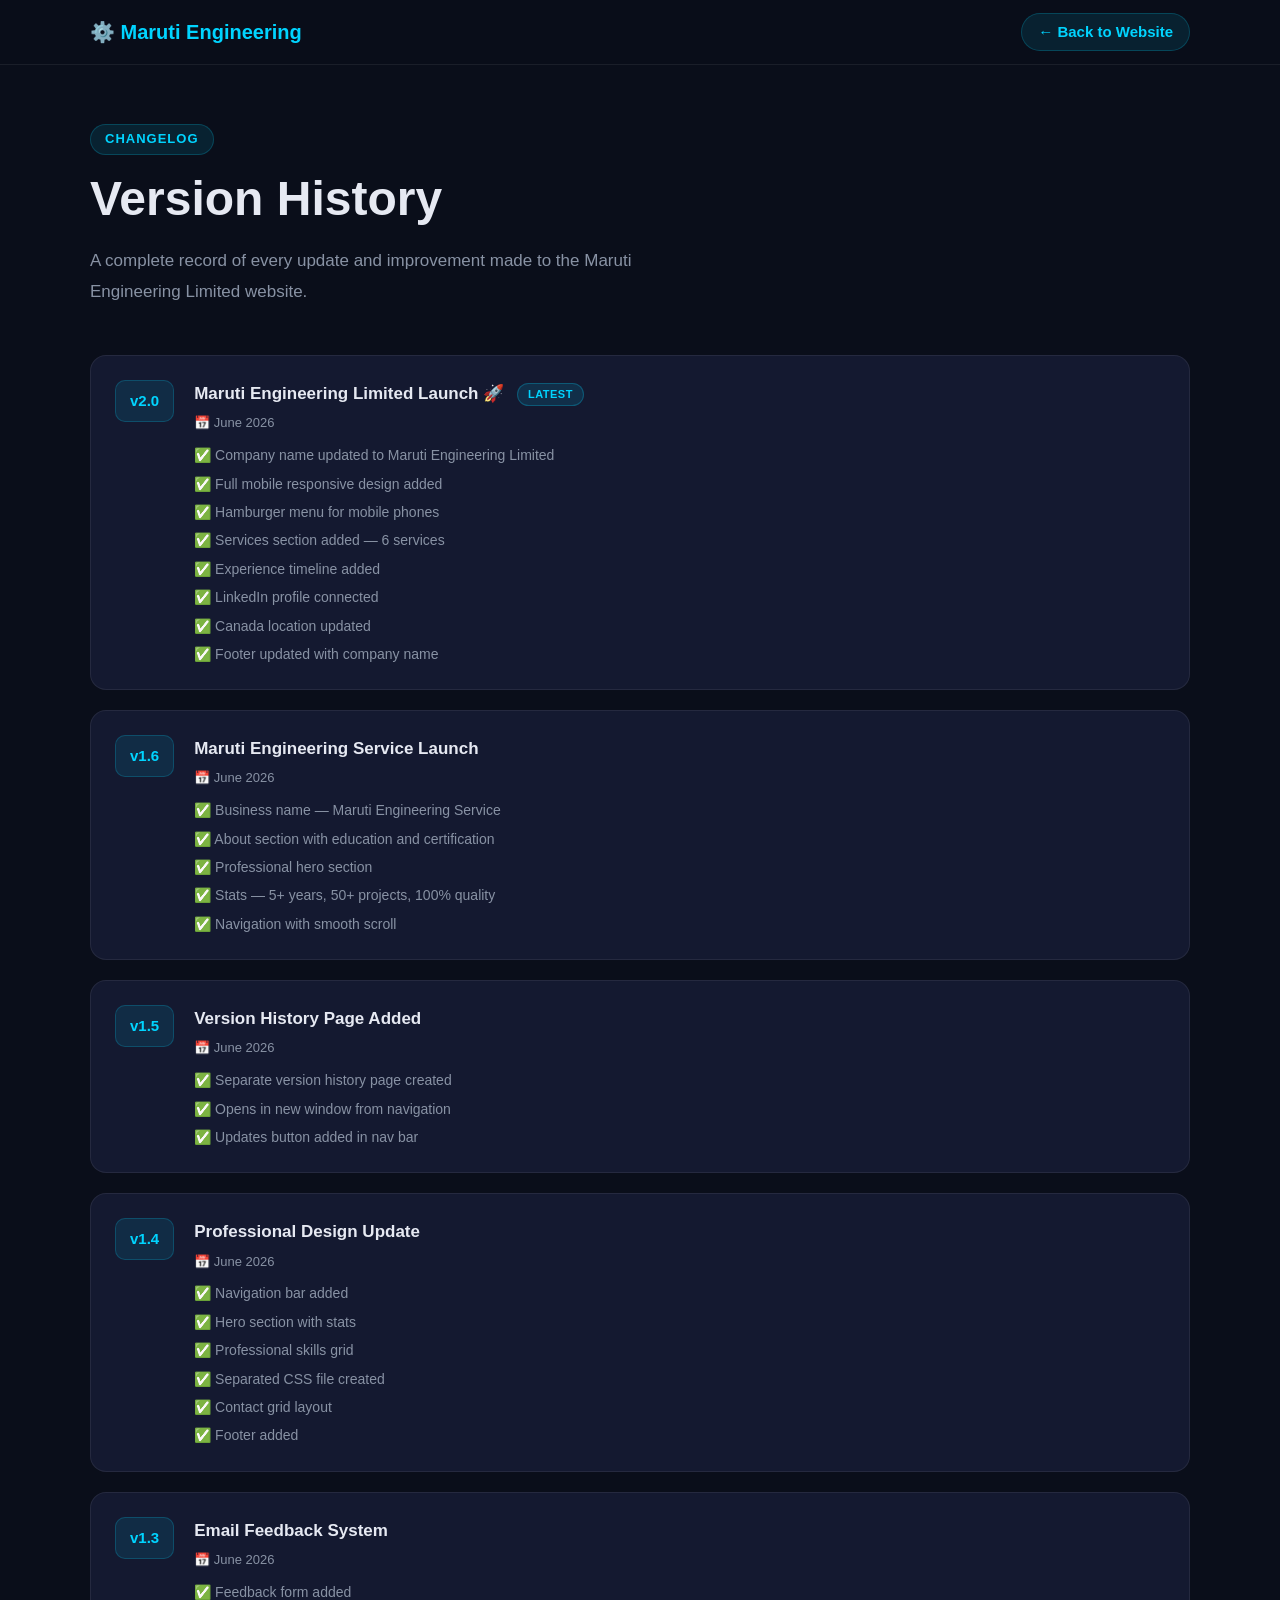
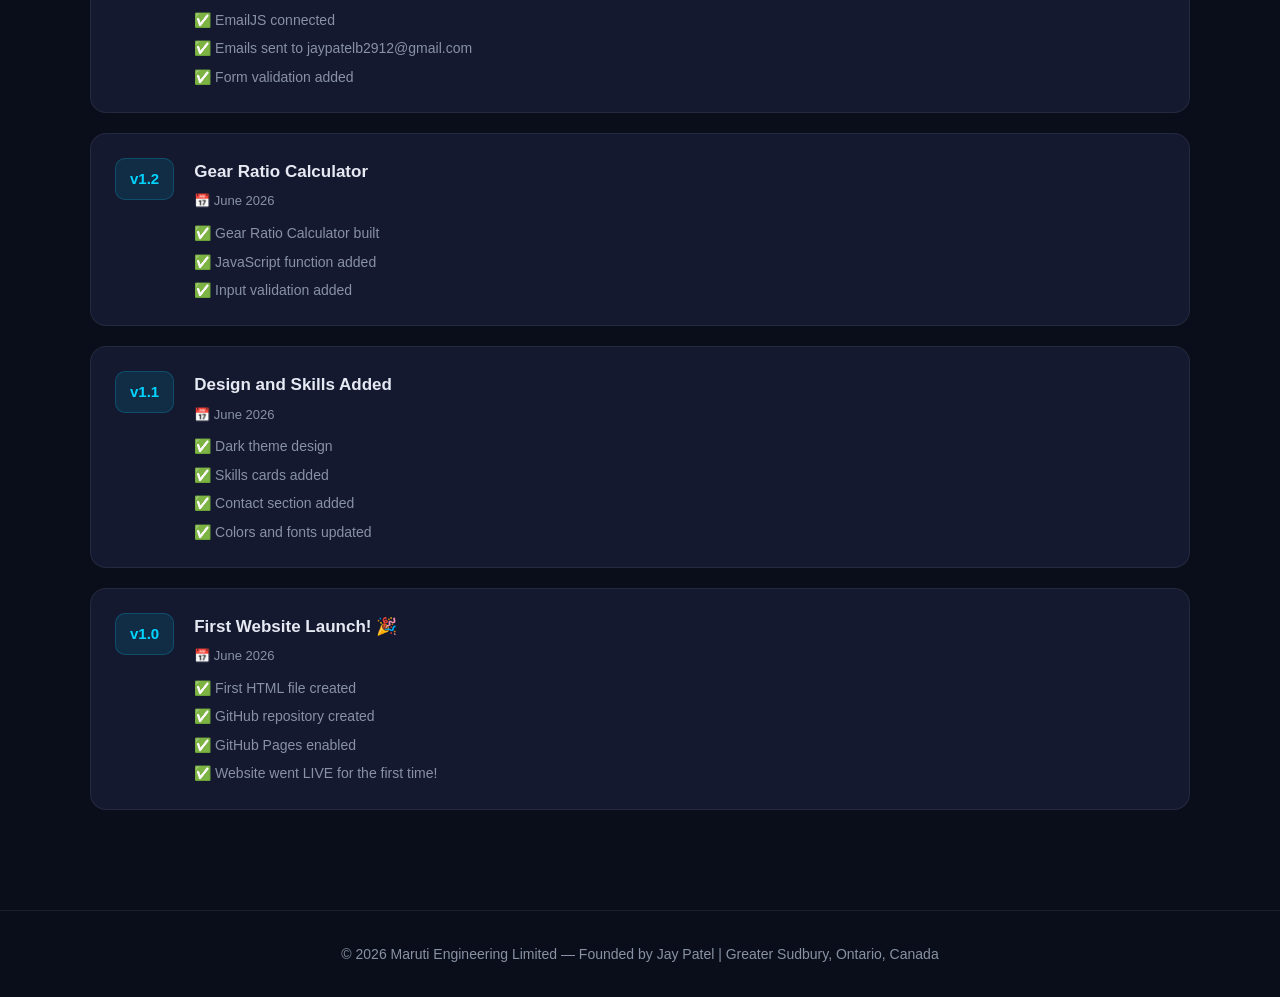
<file: version-history.html>
<!DOCTYPE html>
<html lang="en">
<head>
    <meta charset="UTF-8">
    <meta name="viewport" content="width=device-width, initial-scale=1.0">
    <meta name="description" content="Changelog and version history for the Maruti Engineering Limited website.">
    <title>Version History — Maruti Engineering Limited</title>
    <link rel="stylesheet" href="CSS/styles.css">
</head>
<body>

<nav>
    <div class="nav-container">
        <div class="logo">⚙️ Maruti Engineering</div>
        <div class="nav-links">
            <a href="index.html" class="btn-version">← Back to Website</a>
        </div>
    </div>
</nav>

<section class="section changelog-section">
    <div class="container">
        <div class="section-tag">Changelog</div>
        <h2 class="section-title">Version History</h2>
        <p class="section-text">A complete record of every update and improvement made to the Maruti Engineering Limited website.</p>

        <div class="timeline">

            <div class="version-card">
                <div class="version-badge">v2.0</div>
                <div class="version-content">
                    <h3>Maruti Engineering Limited Launch 🚀 <span class="latest-tag">Latest</span></h3>
                    <p class="version-date">📅 June 2026</p>
                    <ul>
                        <li>✅ Company name updated to Maruti Engineering Limited</li>
                        <li>✅ Full mobile responsive design added</li>
                        <li>✅ Hamburger menu for mobile phones</li>
                        <li>✅ Services section added — 6 services</li>
                        <li>✅ Experience timeline added</li>
                        <li>✅ LinkedIn profile connected</li>
                        <li>✅ Canada location updated</li>
                        <li>✅ Footer updated with company name</li>
                    </ul>
                </div>
            </div>

            <div class="version-card">
                <div class="version-badge">v1.6</div>
                <div class="version-content">
                    <h3>Maruti Engineering Service Launch</h3>
                    <p class="version-date">📅 June 2026</p>
                    <ul>
                        <li>✅ Business name — Maruti Engineering Service</li>
                        <li>✅ About section with education and certification</li>
                        <li>✅ Professional hero section</li>
                        <li>✅ Stats — 5+ years, 50+ projects, 100% quality</li>
                        <li>✅ Navigation with smooth scroll</li>
                    </ul>
                </div>
            </div>

            <div class="version-card">
                <div class="version-badge">v1.5</div>
                <div class="version-content">
                    <h3>Version History Page Added</h3>
                    <p class="version-date">📅 June 2026</p>
                    <ul>
                        <li>✅ Separate version history page created</li>
                        <li>✅ Opens in new window from navigation</li>
                        <li>✅ Updates button added in nav bar</li>
                    </ul>
                </div>
            </div>

            <div class="version-card">
                <div class="version-badge">v1.4</div>
                <div class="version-content">
                    <h3>Professional Design Update</h3>
                    <p class="version-date">📅 June 2026</p>
                    <ul>
                        <li>✅ Navigation bar added</li>
                        <li>✅ Hero section with stats</li>
                        <li>✅ Professional skills grid</li>
                        <li>✅ Separated CSS file created</li>
                        <li>✅ Contact grid layout</li>
                        <li>✅ Footer added</li>
                    </ul>
                </div>
            </div>

            <div class="version-card">
                <div class="version-badge">v1.3</div>
                <div class="version-content">
                    <h3>Email Feedback System</h3>
                    <p class="version-date">📅 June 2026</p>
                    <ul>
                        <li>✅ Feedback form added</li>
                        <li>✅ EmailJS connected</li>
                        <li>✅ Emails sent to jaypatelb2912@gmail.com</li>
                        <li>✅ Form validation added</li>
                    </ul>
                </div>
            </div>

            <div class="version-card">
                <div class="version-badge">v1.2</div>
                <div class="version-content">
                    <h3>Gear Ratio Calculator</h3>
                    <p class="version-date">📅 June 2026</p>
                    <ul>
                        <li>✅ Gear Ratio Calculator built</li>
                        <li>✅ JavaScript function added</li>
                        <li>✅ Input validation added</li>
                    </ul>
                </div>
            </div>

            <div class="version-card">
                <div class="version-badge">v1.1</div>
                <div class="version-content">
                    <h3>Design and Skills Added</h3>
                    <p class="version-date">📅 June 2026</p>
                    <ul>
                        <li>✅ Dark theme design</li>
                        <li>✅ Skills cards added</li>
                        <li>✅ Contact section added</li>
                        <li>✅ Colors and fonts updated</li>
                    </ul>
                </div>
            </div>

            <div class="version-card">
                <div class="version-badge">v1.0</div>
                <div class="version-content">
                    <h3>First Website Launch! 🎉</h3>
                    <p class="version-date">📅 June 2026</p>
                    <ul>
                        <li>✅ First HTML file created</li>
                        <li>✅ GitHub repository created</li>
                        <li>✅ GitHub Pages enabled</li>
                        <li>✅ Website went LIVE for the first time!</li>
                    </ul>
                </div>
            </div>

        </div>
    </div>
</section>

<footer>
    <p>© 2026 Maruti Engineering Limited — Founded by Jay Patel | Greater Sudbury, Ontario, Canada</p>
</footer>

</body>
</html>
</file>
<file: CSS/styles.css>
:root {
  --primary: #00d4ff;
  --primary-dark: #0099bb;
  --accent: #ff6b6b;
  --dark: #0a0e1a;
  --dark-2: #0f1426;
  --dark-3: #141930;
  --text: #e6e9f2;
  --muted: #8892a4;
  --border: rgba(255,255,255,0.07);
}
* { margin: 0; padding: 0; box-sizing: border-box; }
html { scroll-behavior: smooth; }
body {
  font-family: Inter, Segoe UI, Arial, sans-serif;
  background: var(--dark);
  color: var(--text);
  line-height: 1.6;
}

/* NAV */
nav {
  position: fixed;
  top: 0; left: 0; right: 0;
  background: rgba(10,14,26,0.97);
  backdrop-filter: blur(10px);
  border-bottom: 1px solid var(--border);
  z-index: 100;
  padding: 0 24px;
}
.nav-container {
  max-width: 1100px;
  margin: 0 auto;
  display: flex;
  align-items: center;
  justify-content: space-between;
  height: 64px;
}
.logo { font-size: 20px; font-weight: 700; color: var(--primary); }
.nav-links {
  display: flex;
  align-items: center;
  gap: 8px;
}
.nav-links a {
  color: var(--muted);
  text-decoration: none;
  margin-left: 24px;
  font-size: 15px;
  transition: color 0.2s;
}
.nav-links a:hover { color: var(--primary); }
.btn-version {
  background: rgba(0,212,255,0.1);
  color: var(--primary) !important;
  border: 1px solid rgba(0,212,255,0.2);
  padding: 6px 16px;
  border-radius: 999px;
  font-size: 14px;
  font-weight: 600;
  margin-left: 24px;
}
.btn-version:hover { background: rgba(0,212,255,0.2); }
.hamburger {
  display: none;
  background: none;
  border: none;
  color: var(--primary);
  font-size: 28px;
  cursor: pointer;
  padding: 0;
}

/* HERO */
.hero {
  min-height: 100vh;
  display: flex;
  flex-direction: column;
  justify-content: center;
  align-items: center;
  text-align: center;
  padding: 100px 24px 60px;
  background:
    radial-gradient(800px 600px at 20% 20%, rgba(0,212,255,0.07), transparent),
    radial-gradient(600px 400px at 80% 80%, rgba(255,107,107,0.06), transparent),
    var(--dark);
}
.hero-tag {
  display: inline-block;
  background: rgba(0,212,255,0.1);
  color: var(--primary);
  border: 1px solid rgba(0,212,255,0.2);
  padding: 6px 18px;
  border-radius: 999px;
  font-size: 14px;
  font-weight: 600;
  letter-spacing: 1px;
  text-transform: uppercase;
  margin-bottom: 24px;
}
.hero h1 {
  font-size: clamp(40px, 7vw, 80px);
  font-weight: 800;
  line-height: 1.05;
  background: linear-gradient(135deg, #fff 0%, var(--primary) 100%);
  -webkit-background-clip: text;
  -webkit-text-fill-color: transparent;
  background-clip: text;
  margin-bottom: 20px;
}
.hero-sub {
  color: var(--muted);
  font-size: clamp(15px, 2vw, 18px);
  max-width: 560px;
  margin: 0 auto 36px;
}
.hero-buttons { display: flex; gap: 16px; justify-content: center; flex-wrap: wrap; }
.btn-primary {
  background: var(--primary);
  color: #061018;
  padding: 14px 32px;
  border-radius: 10px;
  font-weight: 700;
  text-decoration: none;
  font-size: 16px;
  transition: all 0.2s;
}
.btn-primary:hover { background: var(--primary-dark); transform: translateY(-2px); }
.btn-outline {
  border: 1px solid var(--border);
  color: var(--text);
  padding: 14px 32px;
  border-radius: 10px;
  font-weight: 600;
  text-decoration: none;
  font-size: 16px;
  transition: all 0.2s;
}
.btn-outline:hover { border-color: var(--primary); color: var(--primary); }
.hero-stats {
  display: flex;
  gap: 48px;
  margin-top: 64px;
  flex-wrap: wrap;
  justify-content: center;
}
.stat h2 { font-size: 40px; font-weight: 800; color: var(--primary); margin-bottom: 4px; }
.stat p { color: var(--muted); font-size: 14px; }

/* SECTIONS */
.section { padding: 100px 24px; }
.section-dark { background: var(--dark-2); }
.container { max-width: 1100px; margin: 0 auto; }
.section-tag {
  display: inline-block;
  background: rgba(0,212,255,0.1);
  color: var(--primary);
  border: 1px solid rgba(0,212,255,0.2);
  padding: 4px 14px;
  border-radius: 999px;
  font-size: 13px;
  font-weight: 600;
  letter-spacing: 1px;
  text-transform: uppercase;
  margin-bottom: 16px;
}
.section-title {
  font-size: clamp(28px, 4vw, 48px);
  font-weight: 800;
  margin-bottom: 20px;
  line-height: 1.15;
}
.section-text { color: var(--muted); font-size: 17px; max-width: 600px; line-height: 1.8; margin-bottom: 48px; }

/* ABOUT */
.about-cards {
  display: grid;
  grid-template-columns: repeat(auto-fit, minmax(200px, 1fr));
  gap: 24px;
  margin-top: 48px;
}
.about-card {
  background: var(--dark-3);
  border: 1px solid var(--border);
  border-radius: 16px;
  padding: 28px 20px;
  transition: all 0.3s;
}
.about-card:hover { border-color: rgba(0,212,255,0.3); transform: translateY(-4px); }
.about-icon { font-size: 32px; margin-bottom: 14px; }
.about-card h3 { font-size: 17px; margin-bottom: 8px; color: var(--primary); }
.about-card p { color: var(--muted); font-size: 14px; margin-bottom: 4px; }

/* SERVICES */
.skills-grid {
  display: grid;
  grid-template-columns: repeat(auto-fit, minmax(200px, 1fr));
  gap: 24px;
  margin-top: 48px;
}
.skill-card {
  background: var(--dark-3);
  border: 1px solid var(--border);
  border-radius: 16px;
  padding: 28px 20px;
  transition: all 0.3s;
}
.skill-card:hover { border-color: rgba(0,212,255,0.3); transform: translateY(-4px); }
.skill-icon { font-size: 32px; margin-bottom: 14px; }
.skill-card h3 { font-size: 17px; margin-bottom: 8px; color: var(--text); }
.skill-card p { color: var(--muted); font-size: 14px; }

/* TIMELINE */
.changelog-section { padding-top: 124px; }
.timeline { margin-top: 48px; display: flex; flex-direction: column; gap: 20px; }
.latest-tag {
  display: inline-block;
  vertical-align: middle;
  background: rgba(0,212,255,0.12);
  color: var(--primary);
  border: 1px solid rgba(0,212,255,0.25);
  border-radius: 999px;
  padding: 2px 10px;
  font-size: 11px;
  font-weight: 700;
  letter-spacing: 0.5px;
  text-transform: uppercase;
  margin-left: 8px;
}
.version-card {
  display: flex;
  gap: 20px;
  background: var(--dark-3);
  border: 1px solid var(--border);
  border-radius: 16px;
  padding: 24px;
  transition: all 0.3s;
}
.version-card:hover { border-color: rgba(0,212,255,0.3); transform: translateX(4px); }
.version-badge {
  background: rgba(0,212,255,0.1);
  color: var(--primary);
  border: 1px solid rgba(0,212,255,0.2);
  border-radius: 10px;
  padding: 8px 14px;
  font-weight: 800;
  font-size: 15px;
  height: fit-content;
  white-space: nowrap;
}
.version-content h3 { font-size: 17px; margin-bottom: 6px; color: var(--text); }
.version-date { color: var(--muted); font-size: 13px; margin-bottom: 10px !important; }
.version-content ul { list-style: none; display: flex; flex-direction: column; gap: 6px; }
.version-content ul li { color: var(--muted); font-size: 14px; }

/* CALCULATOR */
.calc-card {
  background: var(--dark-3);
  border: 1px solid var(--border);
  border-radius: 16px;
  padding: 32px 24px;
  margin-top: 48px;
  max-width: 600px;
}
.form-row { display: flex; gap: 16px; flex-wrap: wrap; margin-bottom: 20px; }
.input-group { flex: 1; min-width: 140px; }
.input-group label { display: block; font-size: 14px; color: var(--muted); margin-bottom: 8px; font-weight: 500; }
input, textarea {
  width: 100%;
  padding: 12px 16px;
  border-radius: 10px;
  border: 1px solid var(--border);
  background: rgba(255,255,255,0.03);
  color: var(--text);
  font-size: 15px;
  outline: none;
  transition: border-color 0.2s;
  font-family: inherit;
}
input:focus, textarea:focus { border-color: rgba(0,212,255,0.4); box-shadow: 0 0 0 3px rgba(0,212,255,0.08); }
textarea { resize: vertical; min-height: 120px; }
button {
  padding: 13px 28px;
  background: var(--primary);
  color: #061018;
  border: none;
  border-radius: 10px;
  font-size: 15px;
  font-weight: 700;
  cursor: pointer;
  transition: all 0.2s;
  width: 100%;
}
button:hover { background: var(--primary-dark); transform: translateY(-1px); }
#result { font-size: 22px; color: var(--primary); margin-top: 20px; font-weight: 700; }

/* CONTACT */
.contact-grid {
  display: grid;
  grid-template-columns: 1fr 2fr;
  gap: 48px;
  margin-top: 48px;
}
.contact-info { display: flex; flex-direction: column; gap: 20px; }
.contact-item { display: flex; align-items: flex-start; gap: 14px; }
.contact-item span { font-size: 22px; margin-top: 2px; }
.contact-item p { color: var(--muted); font-size: 15px; }
.feedback-form { display: flex; flex-direction: column; gap: 14px; }
#feedback-result { font-size: 16px; color: var(--primary); font-weight: 600; margin-top: 8px; }

/* FOOTER */
footer {
  background: var(--dark);
  border-top: 1px solid var(--border);
  text-align: center;
  padding: 32px 24px;
  color: var(--muted);
  font-size: 14px;
}

/* MOBILE */
@media (max-width: 768px) {
  .hamburger { display: block; }
  .nav-links {
    display: none;
    flex-direction: column;
    position: absolute;
    top: 64px;
    left: 0; right: 0;
    background: rgba(10,14,26,0.98);
    padding: 20px 24px;
    border-bottom: 1px solid var(--border);
    gap: 0;
  }
  .nav-links.open { display: flex; }
  .nav-links a { margin-left: 0; padding: 14px 0; border-bottom: 1px solid var(--border); font-size: 16px; }
  .btn-version { margin-left: 0; margin-top: 14px; text-align: center; }
  .hero { padding: 90px 20px 50px; }
  .hero h1 { font-size: 38px; }
  .hero-stats { gap: 24px; margin-top: 40px; }
  .stat h2 { font-size: 30px; }
  .section { padding: 60px 20px; }
  .skills-grid { grid-template-columns: 1fr 1fr; }
  .about-cards { grid-template-columns: 1fr; }
  .contact-grid { grid-template-columns: 1fr; }
  .calc-card { padding: 24px 16px; }
  .version-card { flex-direction: column; }
  .hero-buttons { flex-direction: column; align-items: stretch; }
  .btn-primary, .btn-outline { text-align: center; }
}

@media (max-width: 420px) {
  .hero h1 { font-size: 32px; }
  .skills-grid { grid-template-columns: 1fr; }
  .section-title { font-size: 26px; }
}
</file>
